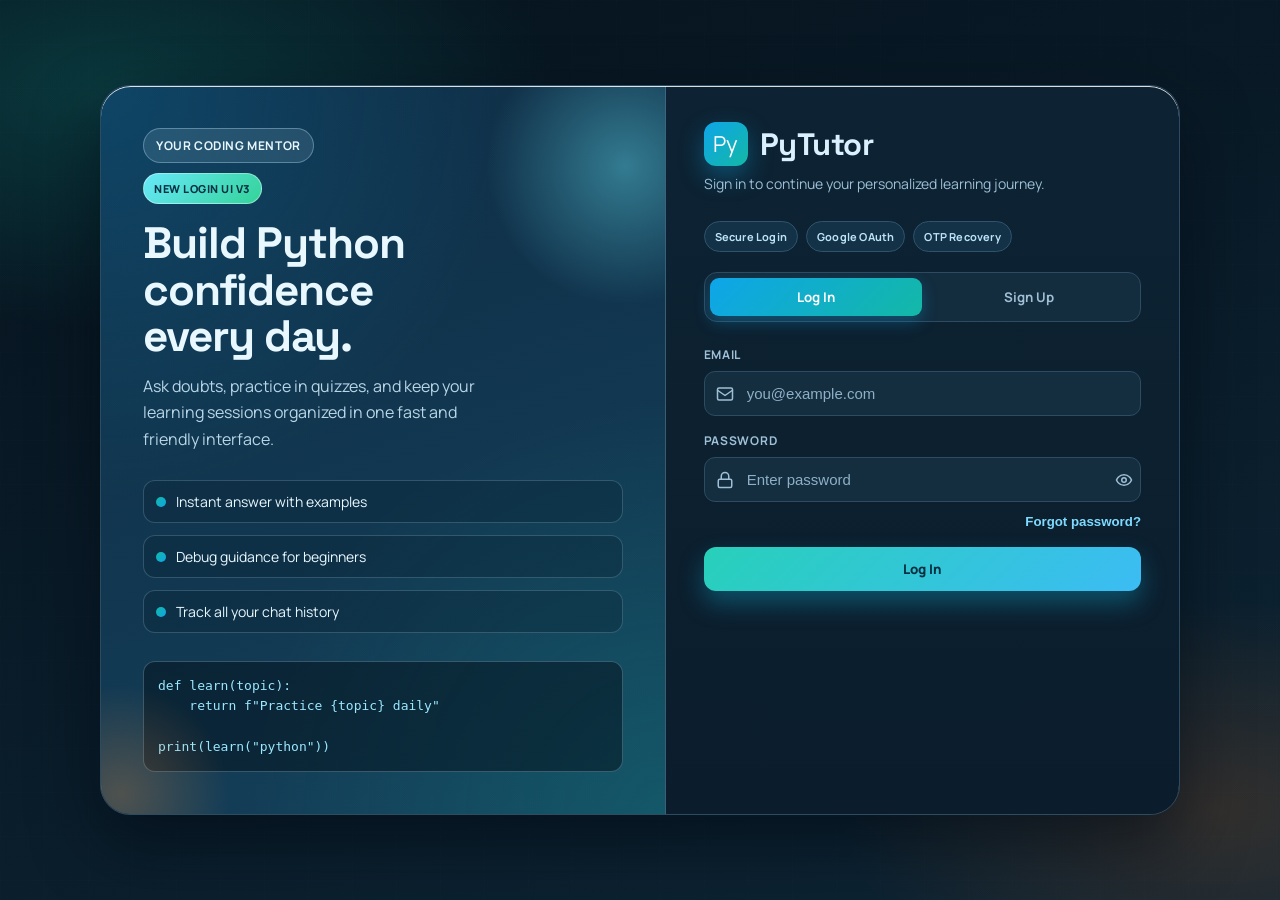
<file: login.html>
<!DOCTYPE html>
<html lang="en">
<head>
  <meta charset="UTF-8" />
  <meta name="viewport" content="width=device-width, initial-scale=1.0" />
  <title>PyTutor - Login</title>
  <link href="https://fonts.googleapis.com/css2?family=Manrope:wght@400;500;600;700;800&family=Space+Grotesk:wght@500;700&display=swap" rel="stylesheet" />
  <style>
    :root {
      --bg: #06131d;
      --panel: #0d2333;
      --panel-2: #142d3f;
      --line: #2d4b61;
      --text: #e6f4ff;
      --muted: #9bb8cb;
      --brand-a: #0ea5e9;
      --brand-b: #14b8a6;
      --brand-c: #f97316;
      --ok: #16a34a;
      --err: #e11d48;
      --shadow: 0 28px 65px rgba(2, 10, 18, 0.55);
    }

    * { box-sizing: border-box; margin: 0; padding: 0; }

    body {
      min-height: 100vh;
      font-family: "Manrope", sans-serif;
      color: var(--text);
      background:
        radial-gradient(650px 340px at 8% 10%, rgba(20, 184, 166, 0.22), transparent 70%),
        radial-gradient(540px 300px at 95% 90%, rgba(249, 115, 22, 0.16), transparent 70%),
        linear-gradient(160deg, #06131d, #0d2434);
      display: grid;
      place-items: center;
      padding: 20px;
      position: relative;
      overflow: hidden;
    }

    body::before {
      content: "";
      position: fixed;
      inset: 0;
      pointer-events: none;
      background-image:
        linear-gradient(rgba(255, 255, 255, 0.025) 1px, transparent 1px),
        linear-gradient(90deg, rgba(255, 255, 255, 0.025) 1px, transparent 1px);
      background-size: 44px 44px;
      opacity: 0.45;
    }

    .auth-shell {
      width: min(1080px, 100%);
      min-height: 680px;
      background: linear-gradient(180deg, #0f2638, #0b1f2f);
      border: 1px solid var(--line);
      border-radius: 30px;
      box-shadow: var(--shadow);
      display: grid;
      grid-template-columns: 1.1fr 1fr;
      overflow: hidden;
      animation: fadeIn 0.45s ease;
      position: relative;
      isolation: isolate;
    }

    .auth-shell::after {
      content: "";
      position: absolute;
      inset: 0;
      pointer-events: none;
      border-radius: 30px;
      box-shadow: inset 0 1px 0 rgba(255, 255, 255, 0.85);
    }

    .hero {
      position: relative;
      padding: 42px;
      background:
        radial-gradient(circle at 0% 0%, rgba(14, 165, 233, 0.2), transparent 45%),
        radial-gradient(circle at 100% 100%, rgba(20, 184, 166, 0.2), transparent 45%),
        linear-gradient(160deg, #0f2d45, #14405a);
      color: #e9f8ff;
      display: flex;
      flex-direction: column;
      justify-content: space-between;
      border-right: 1px solid rgba(255, 255, 255, 0.18);
      overflow: hidden;
    }

    .hero::before {
      content: "";
      position: absolute;
      width: 280px;
      height: 280px;
      border-radius: 50%;
      right: -100px;
      top: -60px;
      background: radial-gradient(circle, rgba(103, 232, 249, 0.4), transparent 70%);
    }

    .hero::after {
      content: "";
      position: absolute;
      width: 220px;
      height: 220px;
      border-radius: 50%;
      left: -90px;
      bottom: -90px;
      background: radial-gradient(circle, rgba(251, 146, 60, 0.26), transparent 70%);
    }

    .hero-badge {
      width: fit-content;
      padding: 8px 12px;
      border-radius: 999px;
      font-size: 12px;
      text-transform: uppercase;
      letter-spacing: 0.6px;
      font-weight: 700;
      border: 1px solid rgba(192, 233, 255, 0.35);
      background: rgba(192, 233, 255, 0.12);
    }

    .build-chip {
      margin-top: 10px;
      display: inline-flex;
      align-items: center;
      gap: 8px;
      padding: 7px 10px;
      border-radius: 999px;
      font-size: 11px;
      font-weight: 800;
      letter-spacing: 0.5px;
      text-transform: uppercase;
      color: #073246;
      background: linear-gradient(135deg, #67e8f9, #34d399);
      border: 1px solid rgba(255,255,255,0.4);
      width: fit-content;
    }

    .hero h2 {
      margin-top: 16px;
      font-family: "Space Grotesk", sans-serif;
      font-size: 44px;
      line-height: 1.05;
      letter-spacing: -1px;
      max-width: 12ch;
    }

    .hero p {
      margin-top: 14px;
      color: #b9d6e7;
      max-width: 36ch;
      line-height: 1.65;
    }

    .hero-cards {
      margin-top: 28px;
      display: grid;
      gap: 12px;
    }

    .hero-card {
      display: flex;
      align-items: center;
      gap: 10px;
      padding: 11px 12px;
      border-radius: 12px;
      border: 1px solid rgba(195, 235, 255, 0.2);
      background: rgba(12, 39, 57, 0.4);
      font-size: 14px;
    }

    .hero-dot {
      width: 10px;
      height: 10px;
      border-radius: 50%;
      background: linear-gradient(135deg, var(--brand-b), var(--brand-a));
    }

    .hero-snippet {
      margin-top: 28px;
      border: 1px solid rgba(195, 235, 255, 0.25);
      border-radius: 12px;
      background: rgba(5, 21, 32, 0.55);
      padding: 14px;
      font-family: Consolas, monospace;
      font-size: 13px;
      color: #9be8ff;
      line-height: 1.55;
      white-space: pre;
    }

    .card {
      background: linear-gradient(180deg, #0d2333, #0b1d2c);
      padding: 36px 38px;
      overflow-y: auto;
    }

    .trust-row {
      display: flex;
      flex-wrap: wrap;
      gap: 8px;
      margin-bottom: 20px;
    }

    .trust-pill {
      padding: 7px 10px;
      border-radius: 999px;
      border: 1px solid #2e536b;
      background: #143247;
      color: #bde3f8;
      font-size: 11px;
      font-weight: 700;
      letter-spacing: 0.2px;
    }

    .logo-row {
      display: flex;
      align-items: center;
      gap: 12px;
      margin-bottom: 8px;
    }

    .logo-icon {
      width: 44px;
      height: 44px;
      border-radius: 12px;
      display: grid;
      place-items: center;
      color: white;
      background: linear-gradient(135deg, var(--brand-a), var(--brand-b));
      box-shadow: 0 10px 24px rgba(14, 165, 233, 0.35);
      font-size: 22px;
    }

    .brand {
      font-family: "Space Grotesk", sans-serif;
      font-size: 31px;
      font-weight: 700;
      letter-spacing: -0.5px;
      color: #dbf0ff;
    }

    .tagline {
      font-size: 14px;
      color: #9ec0d6;
      margin-bottom: 28px;
    }

    .tabs {
      display: flex;
      padding: 5px;
      border: 1px solid var(--line);
      border-radius: 13px;
      background: #132c3e;
      position: relative;
      margin-bottom: 24px;
    }

    .tab-slider {
      position: absolute;
      top: 5px;
      bottom: 5px;
      width: calc(50% - 5px);
      border-radius: 9px;
      background: linear-gradient(135deg, var(--brand-a), var(--brand-b));
      transition: left 0.25s ease;
      box-shadow: 0 6px 16px rgba(14, 165, 233, 0.3);
    }

    .tab-slider.left { left: 5px; }
    .tab-slider.right { left: calc(50% + 5px); }

    .tab-btn {
      flex: 1;
      border: none;
      background: transparent;
      position: relative;
      z-index: 1;
      padding: 10px 0;
      border-radius: 9px;
      font-family: inherit;
      font-weight: 700;
      color: #9fbfd4;
      cursor: pointer;
      transition: color 0.2s ease;
    }

    .tab-btn.active { color: #fff; }

    .panel { display: none; animation: up 0.25s ease; }
    .panel.active { display: block; }

    @keyframes up {
      from { opacity: 0; transform: translateY(8px); }
      to { opacity: 1; transform: none; }
    }

    .field { margin-bottom: 16px; }

    label {
      display: block;
      font-size: 12px;
      font-weight: 700;
      letter-spacing: 0.7px;
      text-transform: uppercase;
      color: #9fc0d6;
      margin-bottom: 8px;
    }

    .input-wrap { position: relative; }

    .input-wrap svg {
      position: absolute;
      left: 12px;
      top: 50%;
      transform: translateY(-50%);
      width: 18px;
      height: 18px;
      stroke: #9ec0d5;
      pointer-events: none;
      transition: stroke 0.2s ease;
    }

    input {
      width: 100%;
      border: 1px solid var(--line);
      border-radius: 11px;
      padding: 13px 40px 13px 42px;
      font-size: 15px;
      color: #e8f5ff;
      background: var(--panel-2);
      outline: none;
      transition: border-color 0.2s ease, box-shadow 0.2s ease;
    }

    input::placeholder { color: #8db0c6; }

    .input-wrap:focus-within input {
      border-color: rgba(14, 165, 233, 0.8);
      box-shadow: 0 0 0 3px rgba(14, 165, 233, 0.14);
    }

    .input-wrap:focus-within svg { stroke: var(--brand-a); }

    .eye-btn {
      position: absolute;
      right: 10px;
      top: 50%;
      transform: translateY(-50%);
      border: none;
      background: transparent;
      color: #9bc0d6;
      cursor: pointer;
      width: 28px;
      height: 28px;
      display: grid;
      place-items: center;
      border-radius: 6px;
    }

    .eye-btn:hover { color: #d9f0ff; background: #1a3a4f; }

    .btn {
      width: 100%;
      margin-top: 8px;
      border: none;
      border-radius: 12px;
      padding: 13px;
      cursor: pointer;
      font-family: inherit;
      font-weight: 800;
      color: #032f41;
      background: linear-gradient(135deg, #28d0ba, #3cbcf4);
      box-shadow: 0 12px 24px rgba(13, 175, 215, 0.35);
      transition: transform 0.2s ease, box-shadow 0.2s ease;
      position: relative;
      overflow: hidden;
    }

    .btn::before {
      content: "";
      position: absolute;
      top: 0;
      left: -130%;
      width: 60%;
      height: 100%;
      background: linear-gradient(90deg, transparent, rgba(255, 255, 255, 0.35), transparent);
      transition: left 0.4s ease;
    }

    .btn:hover { transform: translateY(-1px); box-shadow: 0 16px 32px rgba(13, 175, 215, 0.45); }
    .btn:hover::before { left: 150%; }
    .btn:disabled { opacity: 0.7; cursor: not-allowed; }

    .btn .spinner {
      display: none;
      width: 18px;
      height: 18px;
      border-radius: 50%;
      margin: 0 auto;
      border: 2px solid rgba(255,255,255,0.35);
      border-top-color: #fff;
      animation: spin 0.7s linear infinite;
    }

    .btn.loading .btn-text { display: none; }
    .btn.loading .spinner { display: block; }

    @keyframes spin { to { transform: rotate(360deg); } }

    .divider {
      margin: 22px 0 14px;
      display: flex;
      align-items: center;
      gap: 10px;
      color: #93b4c9;
      font-size: 12px;
    }

    .divider::before,
    .divider::after {
      content: "";
      flex: 1;
      height: 1px;
      background: var(--line);
    }

    .google-wrap {
      display: grid;
      gap: 10px;
    }

    .google-btn-host {
      min-height: 44px;
      display: flex;
      justify-content: center;
    }

    .oauth-btn {
      width: 100%;
      border-radius: 12px;
      border: 1px solid var(--line);
      background: linear-gradient(180deg, #173447, #122c3e);
      color: #d8efff;
      font-weight: 700;
      padding: 11px;
      cursor: pointer;
      transition: all 0.2s ease;
      display: inline-flex;
      align-items: center;
      justify-content: center;
    }

    .oauth-btn:hover { background: linear-gradient(180deg, #1b3d53, #143448); border-color: #3b6b89; transform: translateY(-1px); }

    .msg {
      display: none;
      margin-bottom: 14px;
      border-radius: 10px;
      padding: 11px 12px;
      font-size: 13px;
      font-weight: 700;
    }

    .msg.error {
      display: block;
      color: #be123c;
      border: 1px solid rgba(225, 29, 72, 0.25);
      background: rgba(225, 29, 72, 0.08);
    }

    .msg.success {
      display: block;
      color: #15803d;
      border: 1px solid rgba(22, 163, 74, 0.25);
      background: rgba(22, 163, 74, 0.08);
    }

    .terms-note {
      margin-top: 16px;
      text-align: center;
      color: #7f9eb1;
      font-size: 12px;
      line-height: 1.6;
    }

    .terms-note a { color: #0d84bb; text-decoration: none; }
    .terms-note a:hover { text-decoration: underline; }

    .forgot-row {
      display: flex;
      justify-content: flex-end;
      margin-top: -4px;
      margin-bottom: 10px;
    }

    .forgot-link {
      border: none;
      background: transparent;
      color: #7edbff;
      font-size: .83rem;
      font-weight: 700;
      cursor: pointer;
      padding: 0;
    }

    .forgot-link:hover { text-decoration: underline; }

    .fp-modal {
      position: fixed;
      inset: 0;
      display: none;
      align-items: center;
      justify-content: center;
      background: rgba(2, 10, 17, 0.62);
      backdrop-filter: blur(3px);
      z-index: 100;
      padding: 16px;
    }

    .fp-modal.open { display: flex; }

    .fp-panel {
      width: 100%;
      max-width: 420px;
      border-radius: 16px;
      border: 1px solid var(--stroke);
      background: rgba(10, 27, 40, 0.98);
      padding: 16px;
    }

    .fp-head {
      display: flex;
      justify-content: space-between;
      align-items: center;
      margin-bottom: 10px;
    }

    .fp-head h3 {
      font-size: 1rem;
    }

    .fp-close {
      width: 32px;
      height: 32px;
      border-radius: 8px;
      border: 1px solid var(--stroke);
      background: rgba(149, 195, 221, 0.08);
      color: var(--text);
      cursor: pointer;
    }

    .fp-help {
      color: var(--text-soft);
      font-size: .83rem;
      margin-bottom: 12px;
      line-height: 1.45;
    }

    .fp-actions {
      display: grid;
      gap: 8px;
      margin-top: 10px;
    }

    .fp-btn {
      border: none;
      border-radius: 10px;
      padding: 10px;
      font-weight: 700;
      color: #032f41;
      background: linear-gradient(135deg, #28d0ba, #3cbcf4);
      cursor: pointer;
      box-shadow: 0 10px 20px rgba(12, 160, 205, 0.3);
    }

    .fp-btn.secondary {
      color: #d8edfa;
      background: rgba(149, 195, 221, 0.16);
      border: 1px solid var(--stroke);
    }

    .fp-msg {
      min-height: 18px;
      font-size: .82rem;
      margin-top: 8px;
      color: #bce3f5;
    }


    @keyframes fadeIn {
      from { opacity: 0; transform: translateY(10px); }
      to { opacity: 1; transform: none; }
    }

    @media (max-width: 930px) {
      .auth-shell {
        grid-template-columns: 1fr;
        min-height: auto;
      }

      .hero {
        border-right: none;
        border-bottom: 1px solid rgba(255,255,255,0.18);
        padding: 26px;
      }

      .hero h2 { font-size: 34px; max-width: none; }
      .hero-snippet { display: none; }
      .trust-row { margin-bottom: 16px; }
    }

    @media (max-width: 560px) {
      body { padding: 0; }
      .auth-shell {
        border-radius: 0;
        min-height: 100vh;
      }

      .card { padding: 24px 16px; }
      .hero { padding: 18px 16px; }
      .brand { font-size: 28px; }
    }
  </style>
</head>
<body>
  <div class="auth-shell">
    <aside class="hero">
      <div>
        <div class="hero-badge">Your coding mentor</div>
        <div class="build-chip">New Login UI v3</div>
        <h2>Build Python confidence every day.</h2>
        <p>Ask doubts, practice in quizzes, and keep your learning sessions organized in one fast and friendly interface.</p>

        <div class="hero-cards">
          <div class="hero-card"><span class="hero-dot"></span>Instant answer with examples</div>
          <div class="hero-card"><span class="hero-dot"></span>Debug guidance for beginners</div>
          <div class="hero-card"><span class="hero-dot"></span>Track all your chat history</div>
        </div>
      </div>

      <div class="hero-snippet">def learn(topic):
    return f"Practice {topic} daily"

print(learn("python"))</div>
    </aside>

    <section class="card">
      <div class="logo-row">
        <div class="logo-icon">Py</div>
        <span class="brand">PyTutor</span>
      </div>
      <p class="tagline">Sign in to continue your personalized learning journey.</p>
      <div class="trust-row">
        <span class="trust-pill">Secure Login</span>
        <span class="trust-pill">Google OAuth</span>
        <span class="trust-pill">OTP Recovery</span>
      </div>

      <div class="tabs" id="tabs">
        <div class="tab-slider left" id="tabSlider"></div>
        <button class="tab-btn active" id="loginTab" onclick="switchTab('login')">Log In</button>
        <button class="tab-btn" id="signupTab" onclick="switchTab('signup')">Sign Up</button>
      </div>

      <div class="panel active" id="loginPanel">
        <div class="msg" id="loginMsg"></div>

        <div class="field">
          <label>Email</label>
          <div class="input-wrap">
            <input type="email" id="loginEmail" placeholder="you@example.com" autocomplete="email" />
            <svg viewBox="0 0 24 24" fill="none" stroke-width="2" stroke-linecap="round" stroke-linejoin="round">
              <rect x="2" y="4" width="20" height="16" rx="2" /><path d="m2 7 10 7 10-7" />
            </svg>
          </div>
        </div>

        <div class="field">
          <label>Password</label>
          <div class="input-wrap">
            <input type="password" id="loginPwd" placeholder="Enter password" autocomplete="current-password" />
            <svg viewBox="0 0 24 24" fill="none" stroke-width="2" stroke-linecap="round" stroke-linejoin="round">
              <rect x="3" y="11" width="18" height="11" rx="2" /><path d="M7 11V7a5 5 0 0 1 10 0v4" />
            </svg>
            <button class="eye-btn" type="button" onclick="togglePwd('loginPwd',this)" aria-label="Toggle password">
              <svg width="18" height="18" viewBox="0 0 24 24" fill="none" stroke="currentColor" stroke-width="2">
                <path d="M2 12s3-7 10-7 10 7 10 7-3 7-10 7-10-7-10-7z" /><circle cx="12" cy="12" r="3" />
              </svg>
            </button>
          </div>
        </div>

        <div class="forgot-row">
          <button class="forgot-link" type="button" onclick="openForgotPassword()">Forgot password?</button>
        </div>

        <button class="btn" id="loginBtn" onclick="handleLogin()">
          <span class="btn-text">Log In</span>
        <div class="spinner"></div>
      </button>
    </div>

    <div class="panel" id="signupPanel">
        <div class="msg" id="signupMsg"></div>

        <div class="field">
          <label>Full Name</label>
          <div class="input-wrap">
            <input type="text" id="signupName" placeholder="Ada Lovelace" autocomplete="name" />
            <svg viewBox="0 0 24 24" fill="none" stroke-width="2" stroke-linecap="round" stroke-linejoin="round">
              <circle cx="12" cy="8" r="4" /><path d="M4 20c0-4 3.6-7 8-7s8 3 8 7" />
            </svg>
          </div>
        </div>

        <div class="field">
          <label>Email</label>
          <div class="input-wrap">
            <input type="email" id="signupEmail" placeholder="you@example.com" autocomplete="email" />
            <svg viewBox="0 0 24 24" fill="none" stroke-width="2" stroke-linecap="round" stroke-linejoin="round">
              <rect x="2" y="4" width="20" height="16" rx="2" /><path d="m2 7 10 7 10-7" />
            </svg>
          </div>
        </div>

        <div class="field">
          <label>Password</label>
          <div class="input-wrap">
            <input type="password" id="signupPwd" placeholder="Minimum 8 characters" autocomplete="new-password" />
            <svg viewBox="0 0 24 24" fill="none" stroke-width="2" stroke-linecap="round" stroke-linejoin="round">
              <rect x="3" y="11" width="18" height="11" rx="2" /><path d="M7 11V7a5 5 0 0 1 10 0v4" />
            </svg>
            <button class="eye-btn" type="button" onclick="togglePwd('signupPwd',this)" aria-label="Toggle password">
              <svg width="18" height="18" viewBox="0 0 24 24" fill="none" stroke="currentColor" stroke-width="2">
                <path d="M2 12s3-7 10-7 10 7 10 7-3 7-10 7-10-7-10-7z" /><circle cx="12" cy="12" r="3" />
              </svg>
            </button>
          </div>
        </div>

        <button class="btn" id="signupBtn" onclick="handleSignup()">
          <span class="btn-text">Create Account</span>
          <div class="spinner"></div>
        </button>

        <p class="terms-note">
          By creating an account you agree to our
          <a href="#">Terms of Service</a> and <a href="#">Privacy Policy</a>.
        </p>
      </div>
    </section>
  </div>

  <div class="fp-modal" id="forgotPasswordModal">
    <div class="fp-panel">
      <div class="fp-head">
        <h3>Reset Password</h3>
        <button class="fp-close" type="button" onclick="closeForgotPassword()">✕</button>
      </div>
      <p class="fp-help">Enter your email, request OTP, then set new password.</p>

      <div class="field">
        <label>Email</label>
        <div class="input-wrap">
          <input type="email" id="fpEmail" placeholder="you@example.com" autocomplete="email" />
          <svg viewBox="0 0 24 24" fill="none" stroke-width="2" stroke-linecap="round" stroke-linejoin="round">
            <rect x="2" y="4" width="20" height="16" rx="2" /><path d="m2 7 10 7 10-7" />
          </svg>
        </div>
      </div>

      <div class="field">
        <label>OTP</label>
        <div class="input-wrap">
          <input type="text" id="fpOtp" placeholder="6-digit OTP" autocomplete="one-time-code" />
          <svg viewBox="0 0 24 24" fill="none" stroke-width="2" stroke-linecap="round" stroke-linejoin="round">
            <rect x="3" y="11" width="18" height="11" rx="2" /><path d="M7 11V7a5 5 0 0 1 10 0v4" />
          </svg>
        </div>
      </div>

      <div class="field">
        <label>New Password</label>
        <div class="input-wrap">
          <input type="password" id="fpNewPassword" placeholder="Minimum 8 characters" autocomplete="new-password" />
          <svg viewBox="0 0 24 24" fill="none" stroke-width="2" stroke-linecap="round" stroke-linejoin="round">
            <rect x="3" y="11" width="18" height="11" rx="2" /><path d="M7 11V7a5 5 0 0 1 10 0v4" />
          </svg>
        </div>
      </div>

      <div class="fp-actions">
        <button class="fp-btn secondary" type="button" onclick="requestPasswordOtp()">Send OTP</button>
        <button class="fp-btn" type="button" onclick="resetPasswordWithOtp()">Reset Password</button>
      </div>
      <div class="fp-msg" id="fpMsg"></div>
    </div>
  </div>

  <script>
    const GOOGLE_CLIENT_ID = "{{ google_client_id|default('', true) }}";
    let googleInitialized = false;

    function switchTab(tab) {
      const isLogin = tab === "login";
      document.getElementById("loginTab").classList.toggle("active", isLogin);
      document.getElementById("signupTab").classList.toggle("active", !isLogin);
      document.getElementById("loginPanel").classList.toggle("active", isLogin);
      document.getElementById("signupPanel").classList.toggle("active", !isLogin);
      document.getElementById("tabSlider").className = "tab-slider " + (isLogin ? "left" : "right");
    }

    function togglePwd(id, btn) {
      const inp = document.getElementById(id);
      const isText = inp.type === "text";
      inp.type = isText ? "password" : "text";
      btn.querySelector("svg").innerHTML = isText
        ? '<path d="M2 12s3-7 10-7 10 7 10 7-3 7-10 7-10-7-10-7z" /><circle cx="12" cy="12" r="3" />'
        : '<path d="M17.94 17.94A10.07 10.07 0 0 1 12 20c-7 0-11-8-11-8a18.45 18.45 0 0 1 5.06-5.94M9.9 4.24A9.12 9.12 0 0 1 12 4c7 0 11 8 11 8a18.5 18.5 0 0 1-2.16 3.19M1 1l22 22" />';
    }

    function showMsg(id, text, type) {
      const el = document.getElementById(id);
      el.textContent = text;
      el.className = "msg " + type;
      setTimeout(() => {
        el.className = "msg";
      }, 4000);
    }

    function activeMsgId() {
      return document.getElementById("loginPanel").classList.contains("active") ? "loginMsg" : "signupMsg";
    }

    function setLoading(btnId, on) {
      const btn = document.getElementById(btnId);
      btn.classList.toggle("loading", on);
      btn.disabled = on;
    }

    function validEmail(email) {
      return /^[^\s@]+@[^\s@]+\.[^\s@]+$/.test(email);
    }

    function openForgotPassword() {
      document.getElementById("forgotPasswordModal").classList.add("open");
      const email = document.getElementById("loginEmail").value.trim();
      if (email) document.getElementById("fpEmail").value = email;
      document.getElementById("fpMsg").textContent = "";
    }

    function closeForgotPassword() {
      document.getElementById("forgotPasswordModal").classList.remove("open");
    }

    async function requestPasswordOtp() {
      const email = document.getElementById("fpEmail").value.trim().toLowerCase();
      const msg = document.getElementById("fpMsg");
      if (!email || !validEmail(email)) {
        msg.textContent = "Please enter a valid email.";
        return;
      }

      try {
        const res = await fetch("/api/password/forgot/request", {
          method: "POST",
          headers: { "Content-Type": "application/json" },
          body: JSON.stringify({ email })
        });
        const data = await res.json();
        if (!res.ok) {
          msg.textContent = data.error || "Unable to send OTP.";
          return;
        }
        msg.textContent = data.debug_otp
          ? `OTP sent. Dev OTP: ${data.debug_otp}`
          : (data.message || "If account exists, OTP sent.");
      } catch {
        msg.textContent = "Network error while sending OTP.";
      }
    }

    async function resetPasswordWithOtp() {
      const email = document.getElementById("fpEmail").value.trim().toLowerCase();
      const otp = document.getElementById("fpOtp").value.trim();
      const newPassword = document.getElementById("fpNewPassword").value;
      const msg = document.getElementById("fpMsg");

      if (!email || !validEmail(email)) {
        msg.textContent = "Please enter a valid email.";
        return;
      }
      if (!otp) {
        msg.textContent = "Please enter OTP.";
        return;
      }
      if (newPassword.length < 8) {
        msg.textContent = "New password must be at least 8 characters.";
        return;
      }

      try {
        const res = await fetch("/api/password/forgot/reset", {
          method: "POST",
          headers: { "Content-Type": "application/json" },
          body: JSON.stringify({ email, otp, new_password: newPassword })
        });
        const data = await res.json();
        if (!res.ok) {
          msg.textContent = data.error || "Unable to reset password.";
          return;
        }
        msg.textContent = data.message || "Password reset successful.";
        document.getElementById("loginEmail").value = email;
        document.getElementById("loginPwd").value = "";
        setTimeout(() => closeForgotPassword(), 1200);
      } catch {
        msg.textContent = "Network error while resetting password.";
      }
    }

    async function handleLogin() {
      const email = document.getElementById("loginEmail").value.trim();
      const pwd = document.getElementById("loginPwd").value;

      if (!email || !validEmail(email)) return showMsg("loginMsg", "Please enter a valid email.", "error");
      if (!pwd) return showMsg("loginMsg", "Password is required.", "error");

      setLoading("loginBtn", true);
      try {
        const res = await fetch("/api/login", {
          method: "POST",
          headers: { "Content-Type": "application/json" },
          body: JSON.stringify({ email, password: pwd })
        });
        const data = await res.json();
        if (res.ok) {
          showMsg("loginMsg", "Welcome back. Redirecting...", "success");
          setTimeout(() => (window.location.href = data.redirect || "/"), 900);
        } else {
          showMsg("loginMsg", data.error || "Invalid credentials.", "error");
        }
      } catch {
        showMsg("loginMsg", "Network error. Please try again.", "error");
      } finally {
        setLoading("loginBtn", false);
      }
    }

    async function handleSignup() {
      const name = document.getElementById("signupName").value.trim();
      const email = document.getElementById("signupEmail").value.trim();
      const pwd = document.getElementById("signupPwd").value;

      if (!name) return showMsg("signupMsg", "Please enter your name.", "error");
      if (!email || !validEmail(email)) return showMsg("signupMsg", "Please enter a valid email.", "error");
      if (pwd.length < 8) return showMsg("signupMsg", "Password must be at least 8 characters.", "error");

      setLoading("signupBtn", true);
      try {
        const res = await fetch("/api/signup", {
          method: "POST",
          headers: { "Content-Type": "application/json" },
          body: JSON.stringify({ name, email, password: pwd })
        });
        const data = await res.json();
        if (res.ok) {
          showMsg("signupMsg", "Account created. Redirecting...", "success");
          setTimeout(() => (window.location.href = data.redirect || "/"), 900);
        } else {
          showMsg("signupMsg", data.error || "Sign-up failed.", "error");
        }
      } catch {
        showMsg("signupMsg", "Network error. Please try again.", "error");
      } finally {
        setLoading("signupBtn", false);
      }
    }


    function initGoogleAuth() {
      if (googleInitialized || !window.google || !window.google.accounts || !GOOGLE_CLIENT_ID) return;

      google.accounts.id.initialize({
        client_id: GOOGLE_CLIENT_ID,
        callback: async (response) => {
          const msgId = activeMsgId();
          if (!response.credential) {
            showMsg(msgId, "Google sign-in cancelled.", "error");
            return;
          }

          try {
            const res = await fetch("/api/auth/google", {
              method: "POST",
              headers: { "Content-Type": "application/json" },
              body: JSON.stringify({ token: response.credential })
            });
            const data = await res.json();
            if (res.ok) {
              showMsg(msgId, "Google sign-in success. Redirecting...", "success");
              setTimeout(() => (window.location.href = data.redirect || "/"), 700);
            } else {
              showMsg(msgId, data.error || "Google sign-in failed.", "error");
            }
          } catch {
            showMsg(msgId, "Unable to complete Google sign-in.", "error");
          }
        }
      });

      const config = {
        theme: "outline",
        size: "large",
        text: "continue_with",
        shape: "pill",
        width: 320
      };

      const loginHost = document.getElementById("googleBtnLogin");
      const signupHost = document.getElementById("googleBtnSignup");

      if (loginHost) {
        loginHost.innerHTML = "";
        google.accounts.id.renderButton(loginHost, config);
        const fallback = loginHost.parentElement.querySelector(".oauth-btn");
        if (fallback) fallback.style.display = "none";
      }

      if (signupHost) {
        signupHost.innerHTML = "";
        google.accounts.id.renderButton(signupHost, config);
        const fallback = signupHost.parentElement.querySelector(".oauth-btn");
        if (fallback) fallback.style.display = "none";
      }

      google.accounts.id.prompt((notification) => {
        if (notification.isNotDisplayed() || notification.isSkippedMoment()) {
          const fallbackButtons = document.querySelectorAll(".google-wrap .oauth-btn");
          fallbackButtons.forEach((btn) => { btn.style.display = "inline-flex"; });
        }
      });

      googleInitialized = true;
    }

    function handleGoogle() {
      const msgId = activeMsgId();
      if (!GOOGLE_CLIENT_ID) {
        showMsg(msgId, "Google sign-in is not configured. Set GOOGLE_CLIENT_ID in .env.", "error");
        return;
      }
      if (!window.google || !window.google.accounts) {
        showMsg(msgId, "Google SDK still loading. Please try again.", "error");
        return;
      }

      initGoogleAuth();
      google.accounts.id.prompt();
    }

    window.addEventListener("load", () => {
      initGoogleAuth();
    });

    document.addEventListener("keydown", (e) => {
      if (e.key !== "Enter") return;
      const loginPanel = document.getElementById("loginPanel");
      if (loginPanel.classList.contains("active")) handleLogin();
      else handleSignup();
    });

  </script>
</body>
</html>
</file>
